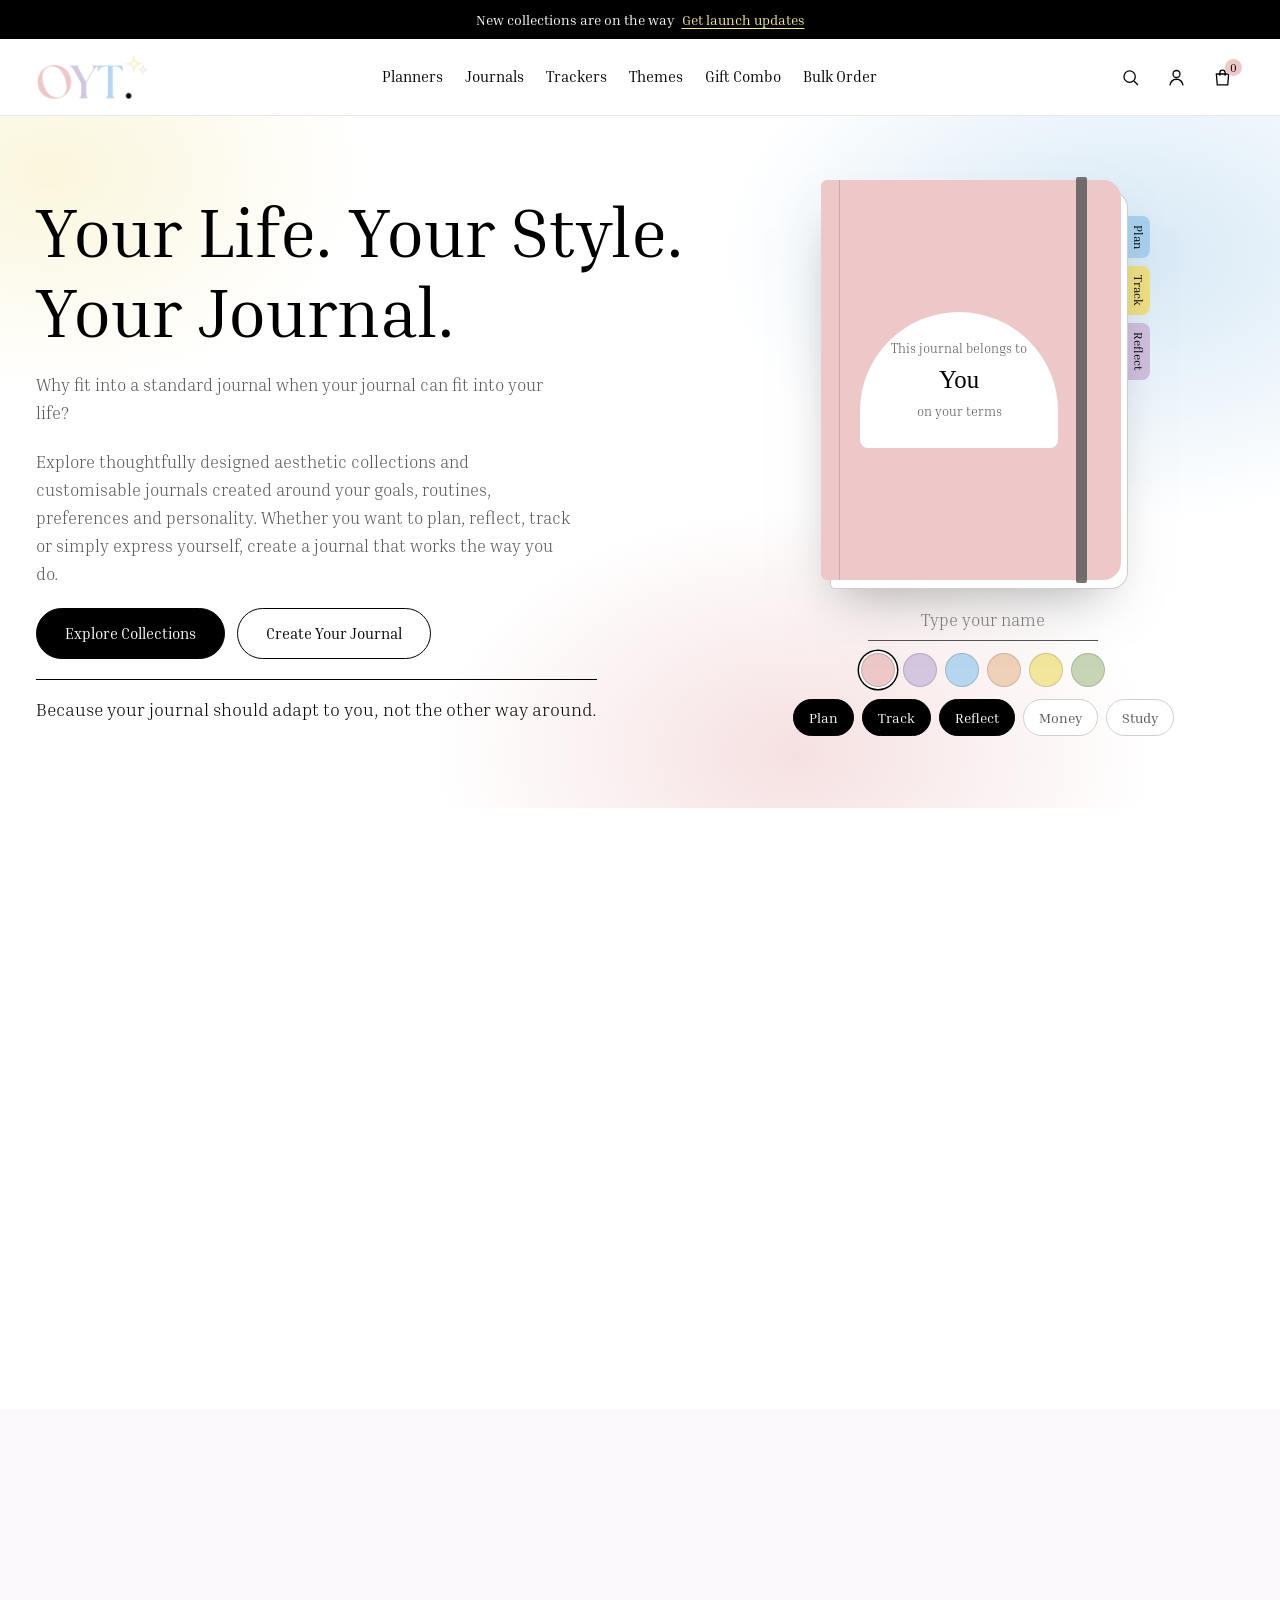
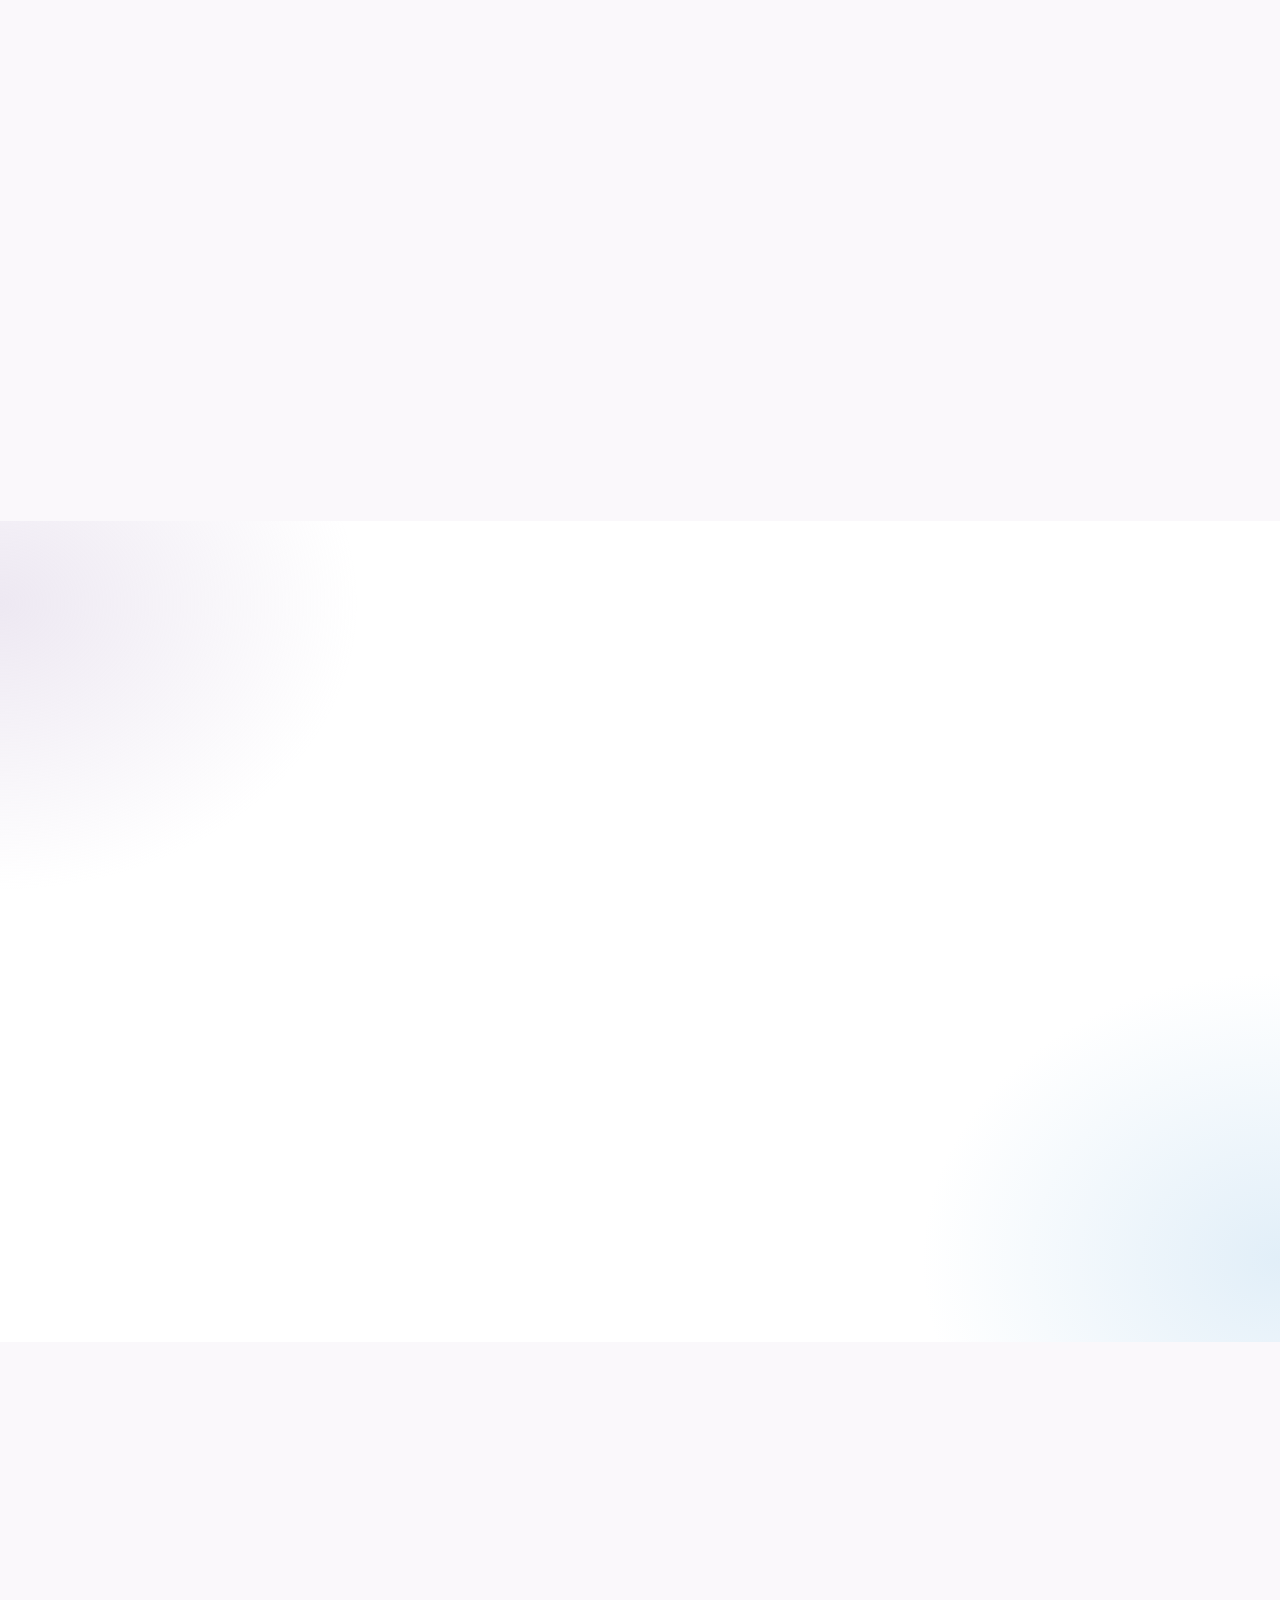
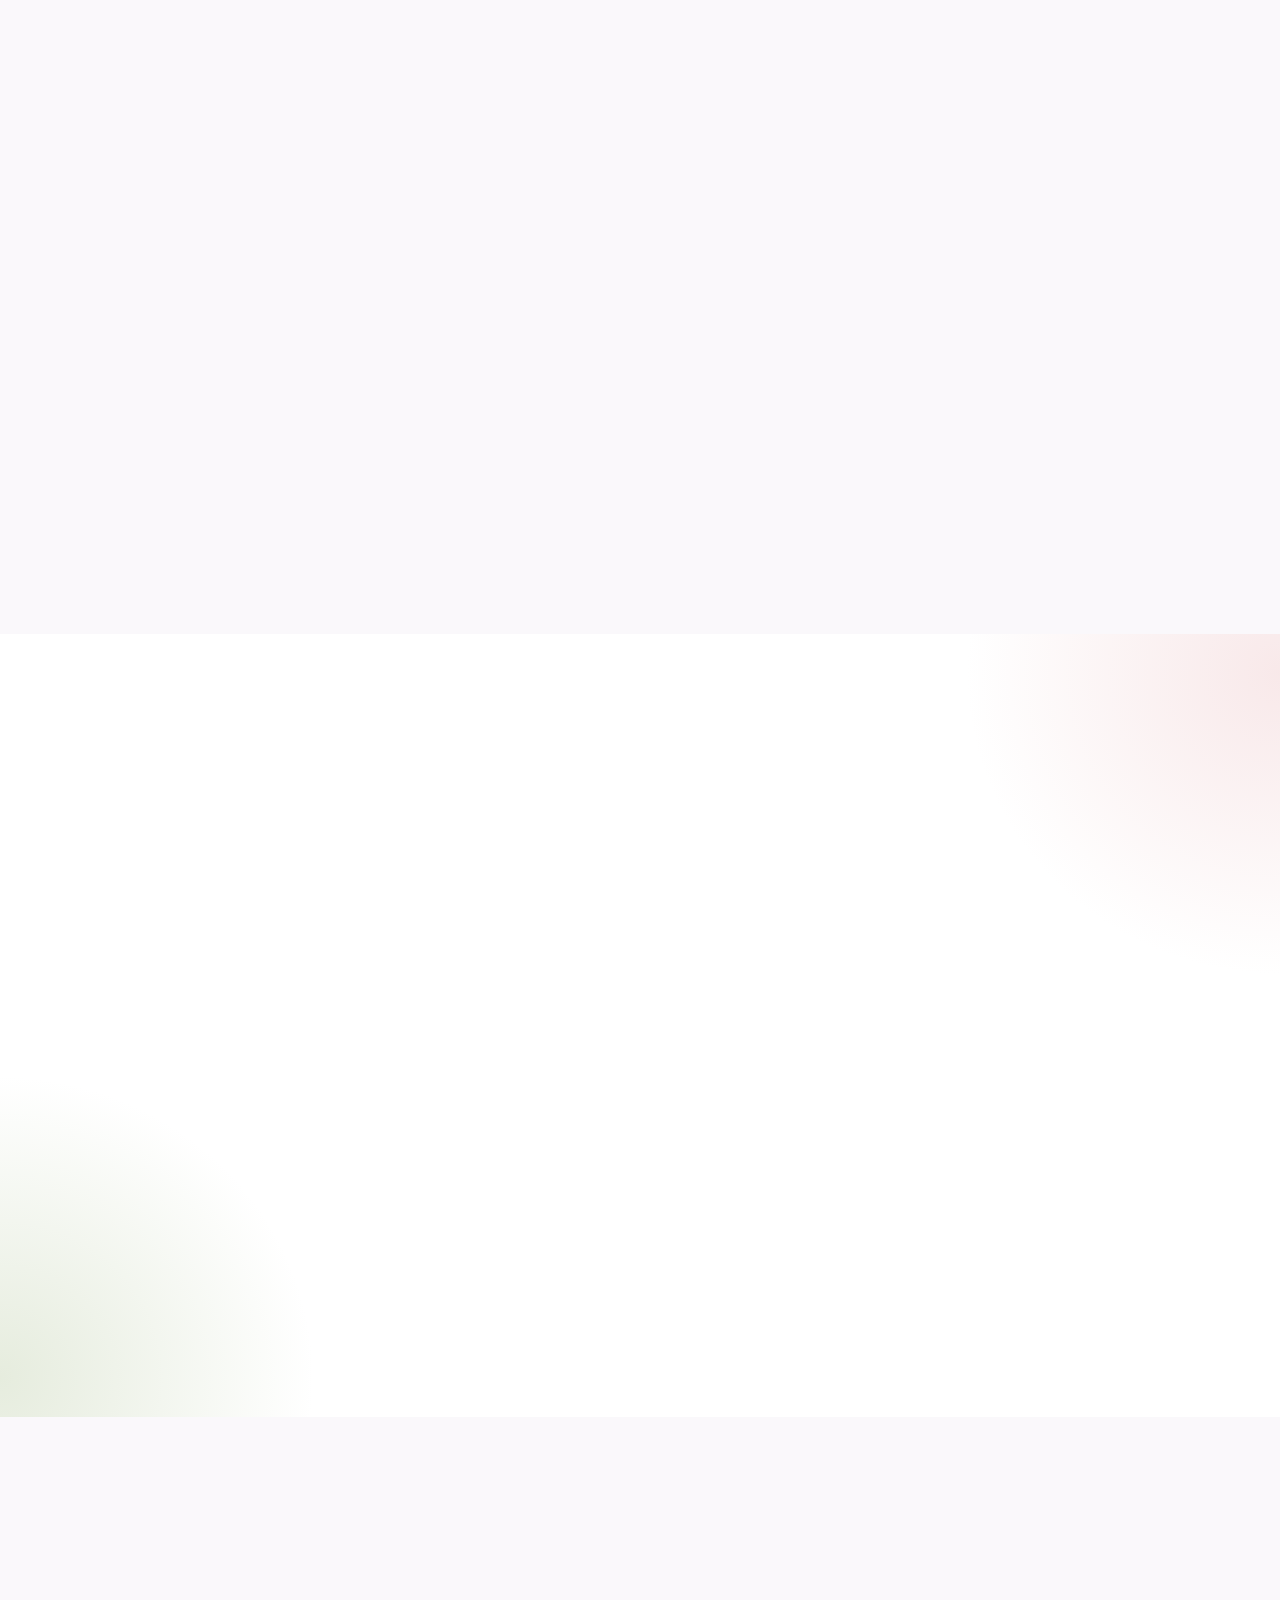
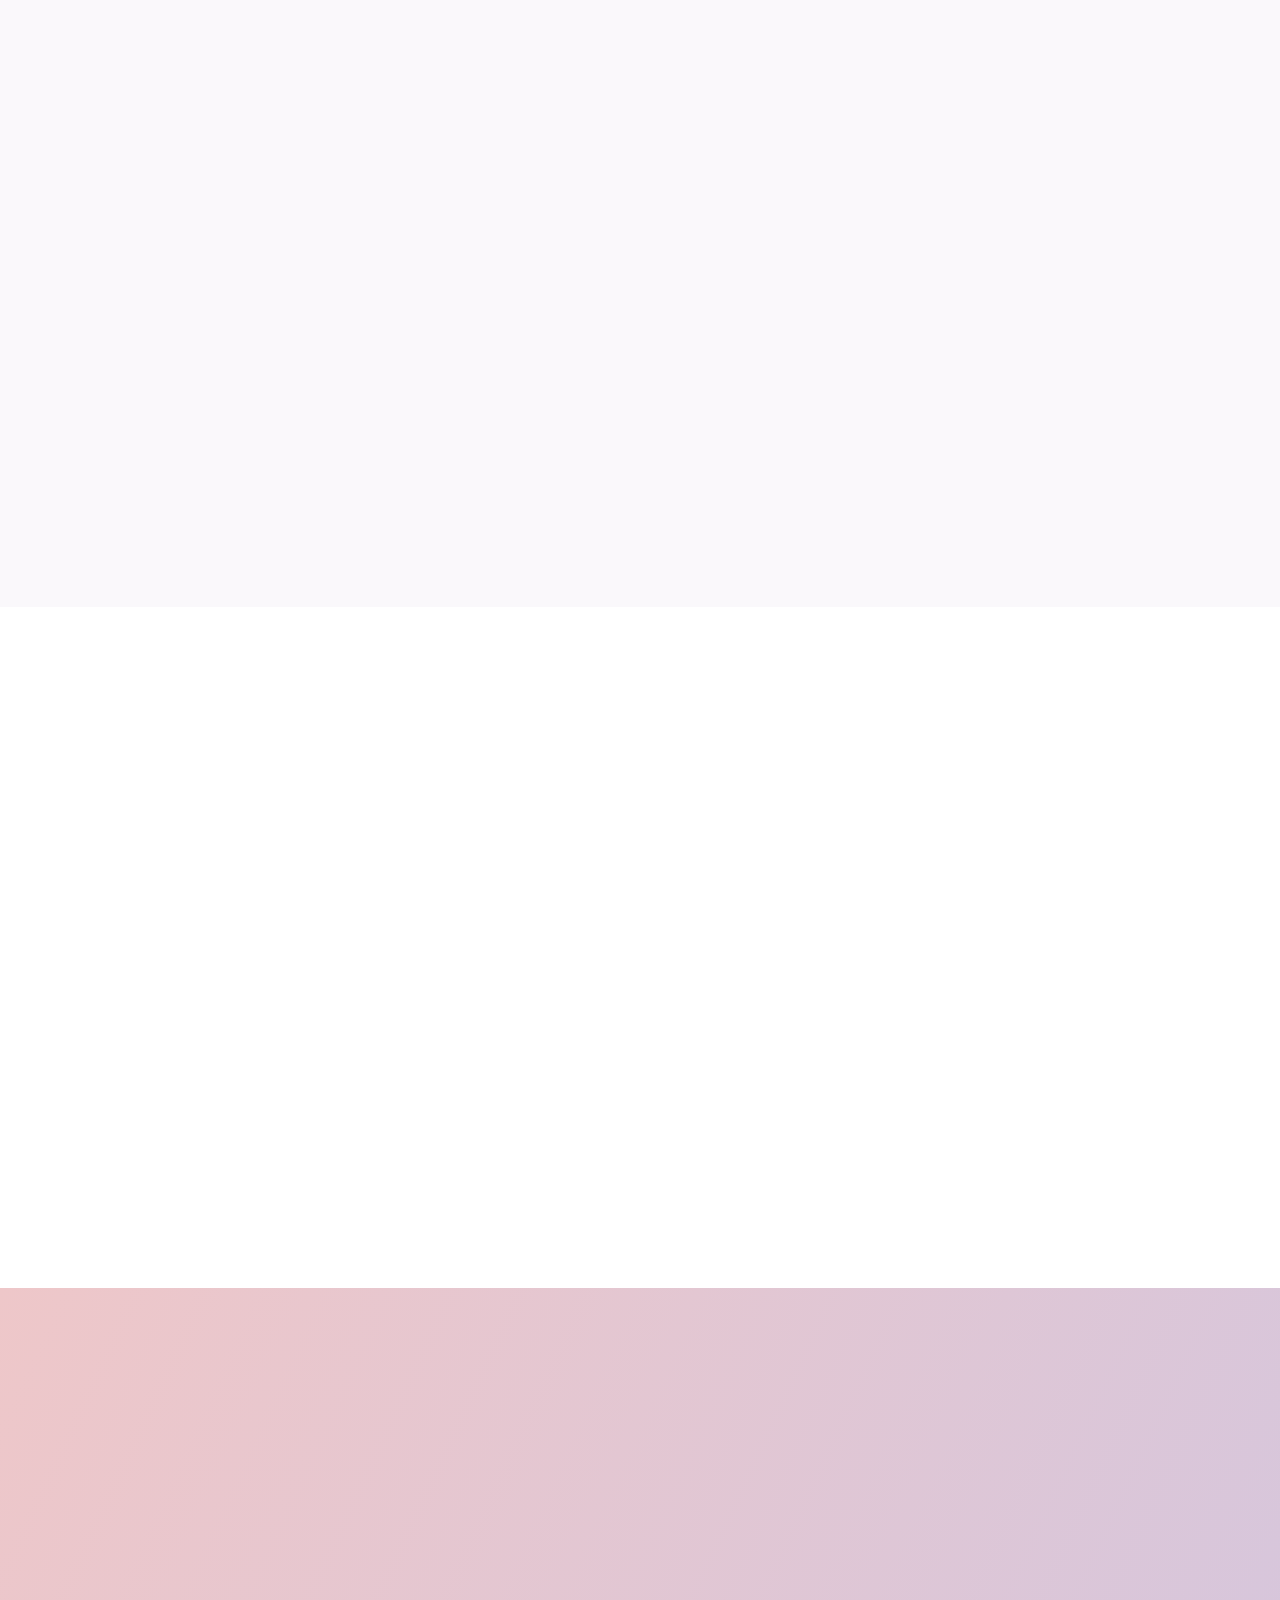
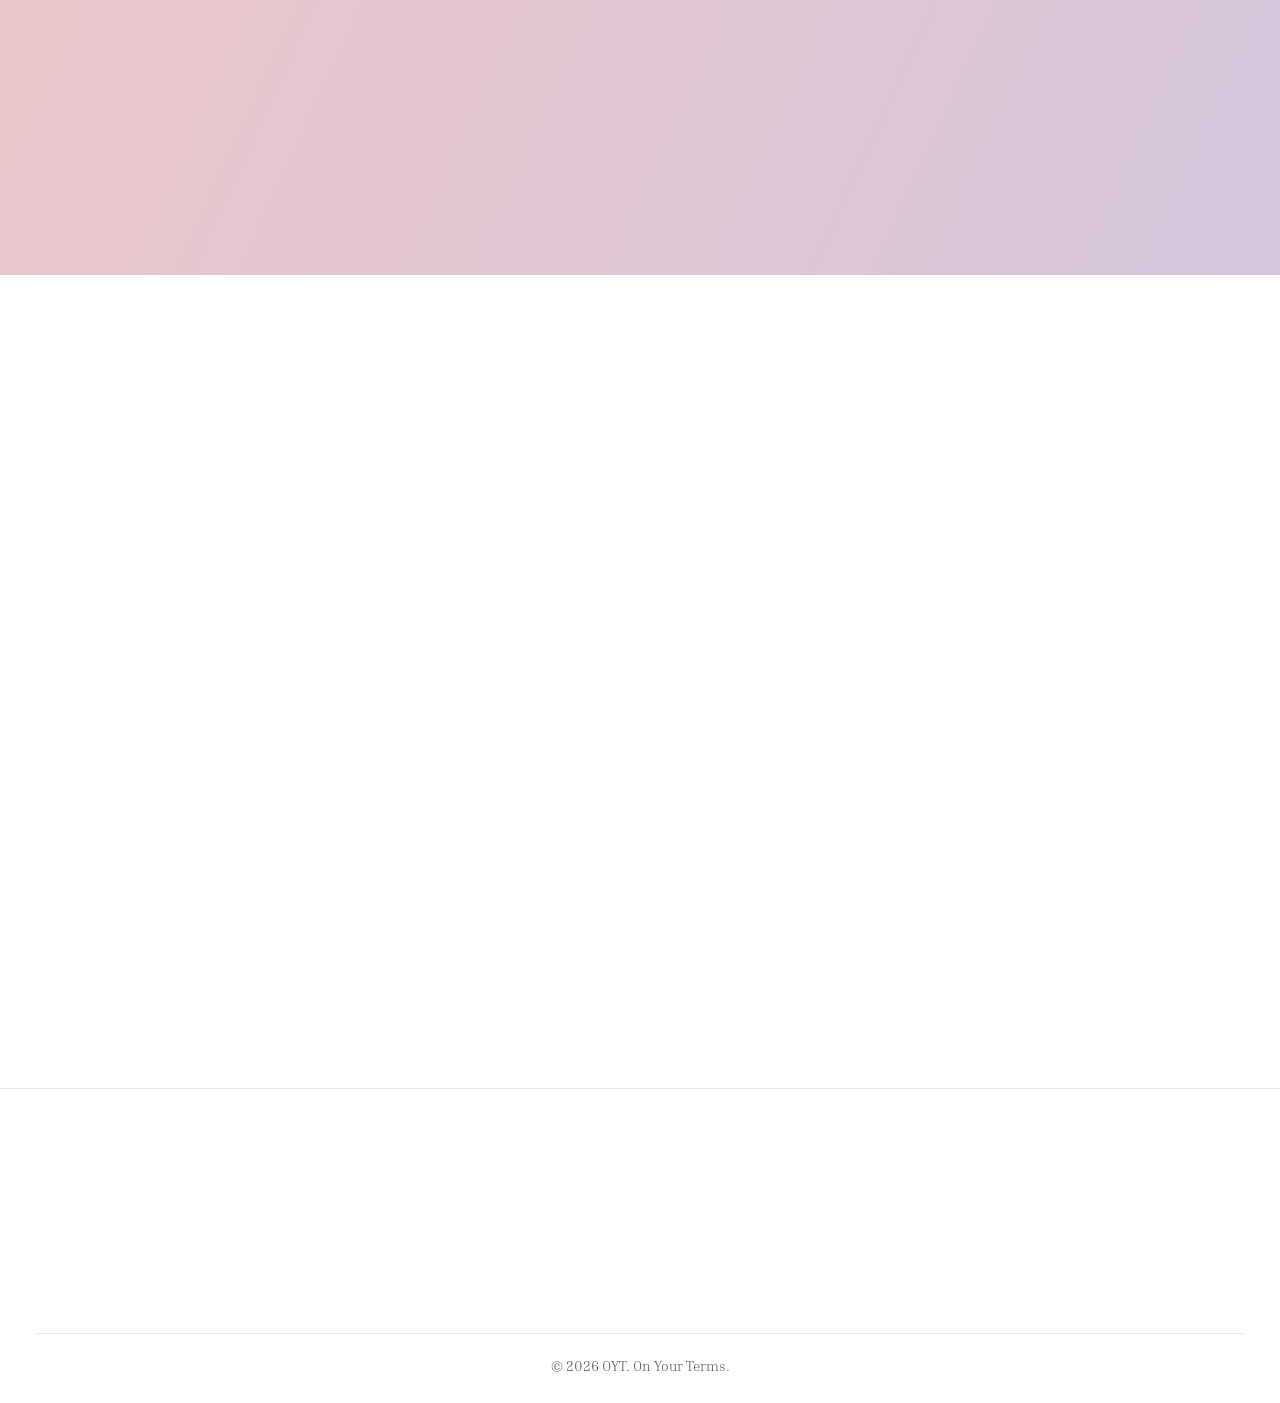
<file: index.html>
<!DOCTYPE html>
<html lang="en">
<head>
<meta charset="utf-8">
<meta name="viewport" content="width=device-width, initial-scale=1">
<title>OYT On Your Terms</title>
<link rel="stylesheet" href="https://fonts.googleapis.com/css2?family=Gilda+Display&family=Jost:wght@300;400;500;600&display=swap">
<style>
@import url('https://fonts.googleapis.com/css2?family=Inria+Serif:ital,wght@0,300;0,400;0,700;1,300;1,400;1,700&display=swap');

:root {
    --pink: #eec7c9;
    --purple: #d3c6df;
    --blue: #b5d6ee;
    --peach: #efd1b9;
    --yellow: #f2e59c;
    --green: #c7d5b5;
    --grey: #545454;
    --black: #000;
    --white: #fff;

    /* OYT brand typography */
    --heading-font: 'Times New Roman MT Condensed', 'Times New Roman', Times, serif;
    --body-font: 'Inria Serif', Georgia, serif;
    --script-font: 'Amsterdam One', 'Brush Script MT', cursive;

    /* Existing site-wide aliases used throughout this stylesheet */
    --serif: var(--heading-font);
    --sans: var(--body-font);

    --line: #e8e8e8;
    --wrap: 1200px
}

/* Use this class for occasional Amsterdam One decorative text.
   Load the licensed Amsterdam One .woff2 file with @font-face for an exact match. */
.script-font {
    font-family: var(--script-font);
    font-weight: 400;
}

* {
    box-sizing: border-box
}

html {
    scroll-behavior: smooth;
    scroll-padding-top: 90px
}

body {
    margin: 0;
    background: var(--white);
    color: var(--grey);
    font: 300 17px/1.65 var(--sans)
}

h1,
h2,
h3 {
    font-weight: 400;
    color: var(--black);
    line-height: 1.15;
    margin: 0;
    text-wrap: balance
}

h1 {
    font-size: clamp(2.6rem, 5.4vw, 4.4rem)
}

h2 {
    font-size: clamp(2rem, 3.8vw, 3rem)
}

h3 {
    font-size: 1.4rem
}

p {
    margin: 0
}

a {
    color: inherit;
    text-decoration: none
}

img {
    max-width: 100%;
    display: block
}

button,
input {
    font: inherit;
    color: inherit
}

button {
    cursor: pointer
}

:focus-visible {
    outline: 2px solid var(--black);
    outline-offset: 3px
}

.in {
    max-width: calc(var(--wrap) + 48px);
    margin: auto;
    padding-left: max(20px, env(safe-area-inset-left, 0px));
    padding-right: max(20px, env(safe-area-inset-right, 0px))
}

section {
    padding-block: 88px
}

.head {
    text-align: center;
    max-width: 660px;
    margin: 0 auto 46px;
    display: grid;
    gap: 12px
}

.btn {
    display: inline-flex;
    align-items: center;
    justify-content: center;
    border: 1px solid var(--black);
    border-radius: 99px;
    padding: 12px 28px;
    font-weight: 500;
    font-size: 15px;
    background: var(--black);
    color: var(--white);
    transition: background .2s, color .2s
}

.btn:hover {
    background: var(--grey)
}

.btn.alt {
    background: transparent;
    color: var(--black)
}

.btn.alt:hover {
    background: var(--black);
    color: var(--white)
}

.bar {
    background: var(--black);
    color: var(--white);
    text-align: center;
    font-size: 14px;
    padding: 8px 16px;
    font-weight: 400
}

.bar a {
    text-decoration: underline;
    text-underline-offset: 3px;
    margin-left: 8px;
    color: var(--yellow)
}

header {
    position: sticky;
    top: env(safe-area-inset-top, 0px);
    z-index: 20;
    background: var(--white);
    border-bottom: 1px solid var(--line)
}

.nav {
    display: flex;
    align-items: center;
    gap: 22px;
    height: 76px
}

.logo img {
    height: 46px;
    width: auto
}

.links {
    display: flex;
    gap: 22px;
    margin: 0 auto;
    font-size: 15px;
    font-weight: 400;
    color: var(--black);
    white-space: nowrap
}

.links a {
    padding: 6px 0;
    border-bottom: 2px solid transparent
}

.links a:hover {
    border-color: var(--pink)
}

.tools {
    display: flex;
    gap: 4px
}

.ic {
    width: 42px;
    height: 42px;
    border: 0;
    background: none;
    border-radius: 50%;
    display: grid;
    place-items: center;
    position: relative;
    color: var(--black)
}

.ic:hover {
    background: #f6f3f8
}

.ic svg {
    width: 21px;
    height: 21px;
    fill: none;
    stroke: currentColor;
    stroke-width: 1.5
}

#count {
    position: absolute;
    top: 3px;
    right: 2px;
    background: var(--pink);
    border-radius: 99px;
    min-width: 17px;
    font: 500 11px/17px var(--sans);
    text-align: center
}

#menu {
    display: none
}

.search {
    border-top: 1px solid var(--line);
    padding-block: 14px
}

.search input {
    width: 100%;
    border: 1px solid #bbb;
    border-radius: 99px;
    padding: 11px 20px
}

#results {
    display: flex;
    flex-wrap: wrap;
    gap: 8px;
    margin-top: 10px;
    font-size: 15px
}

@media(max-width:1080px) {
    #menu {
        display: grid
    }

    .nav {
        gap: 6px
    }

    .tools {
        margin-left: auto
    }

    .links {
        display: none;
        position: absolute;
        top: 76px;
        left: 0;
        right: 0;
        background: var(--white);
        flex-direction: column;
        padding: 12px 24px 20px;
        gap: 6px;
        border-bottom: 1px solid var(--line);
        max-height: 75vh;
        overflow: auto
    }

    .links.open {
        display: flex
    }
}

@media(max-width:480px) {
    .logo img {
        height: 34px
    }

    .ic {
        width: 36px
    }

    .tools {
        gap: 0
    }
}

.hero {
    padding-block: 64px 72px;
    background: radial-gradient(45% 55% at 88% 20%, rgba(181, 214, 238, .55), transparent 70%), radial-gradient(40% 50% at 62% 92%, rgba(238, 199, 201, .55), transparent 70%), radial-gradient(35% 45% at 4% 8%, rgba(242, 229, 156, .35), transparent 70%)
}

.hgrid {
    display: grid;
    grid-template-columns: 1.1fr .9fr;
    gap: 48px;
    align-items: center
}

.hgrid>* {
    min-width: 0
}

.copy {
    display: grid;
    gap: 20px;
    justify-items: start
}

.copy h1 span {
    display: block;
    white-space: nowrap
}

.copy p {
    max-width: 54ch
}

.cta {
    display: flex;
    flex-wrap: wrap;
    gap: 12px
}

.note {
    font-size: 1.15rem;
    color: var(--black);
    border-top: 1px solid var(--black);
    padding-top: 14px
}

.studio {
    display: grid;
    justify-items: center;
    gap: 20px
}

.book {
    --c: var(--pink);
    position: relative;
    width: min(300px, 72vw);
    aspect-ratio: 3/4;
    margin-right: 24px
}

.cover {
    position: absolute;
    inset: 0;
    border-radius: 6px 18px 18px 6px;
    background-color: var(--c);
    box-shadow: 8px 10px 0 -2px #fff, 8px 10px 0 -1px #ccc, 0 30px 50px -18px rgba(84, 84, 84, .5);
    display: grid;
    place-items: center;
    transition: background-color .35s;
    z-index: 2
}

.cover:before {
    content: "";
    position: absolute;
    left: 18px;
    top: 0;
    bottom: 0;
    width: 1px;
    background: rgba(0, 0, 0, .14)
}

.cover:after {
    content: "";
    position: absolute;
    right: 34px;
    top: -3px;
    bottom: -3px;
    width: 11px;
    background: rgba(84, 84, 84, .8);
    border-radius: 2px
}

.label {
    background: var(--white);
    width: 66%;
    margin-right: 8%;
    padding: 26px 10px;
    text-align: center;
    border-radius: 99px 99px 8px 8px;
    color: var(--black);
    display: grid;
    gap: 6px
}

.label b {
    font: 400 1.55rem/1.2 var(--serif);
    overflow-wrap: anywhere
}

.label small {
    font-size: 13px;
    color: var(--grey)
}

.tabs {
    position: absolute;
    left: calc(100% - -2px);
    top: 36px;
    display: grid;
    gap: 8px;
    z-index: 1
}

.tabs i {
    font: 400 12px/1 var(--sans);
    font-style: normal;
    writing-mode: vertical-rl;
    padding: 9px 6px 9px 9px;
    border-radius: 0 8px 8px 0;
    color: var(--black)
}

.controls {
    display: grid;
    gap: 12px;
    justify-items: center;
    width: 100%;
    max-width: 400px
}

.row {
    display: flex;
    flex-wrap: wrap;
    gap: 8px;
    justify-content: center
}

.sw {
    width: 34px;
    height: 34px;
    border-radius: 50%;
    border: 1px solid rgba(0, 0, 0, .15);
    background: var(--c)
}

.sw[aria-pressed=true] {
    box-shadow: 0 0 0 2px #fff, 0 0 0 3.5px #000
}

.chip {
    border: 1px solid #cfcfcf;
    background: var(--white);
    border-radius: 99px;
    padding: 6px 15px;
    font-size: 14px;
    font-weight: 400
}

.chip[aria-pressed=true] {
    background: var(--black);
    border-color: var(--black);
    color: var(--white)
}

#name {
    border: 0;
    border-bottom: 1px solid var(--grey);
    background: transparent;
    text-align: center;
    padding: 6px;
    width: 230px
}

@media(max-width:860px) {
    .hgrid {
        grid-template-columns: minmax(0, 1fr)
    }

    .hero {
        padding-top: 40px
    }
}

@media(max-width:480px) {
    .copy h1 span {
        white-space: normal
    }
}

.cats {
    display: grid;
    grid-template-columns: repeat(4, 1fr);
    gap: 20px
}

.cat {
    background: var(--c);
    border-radius: 200px 200px 18px 18px;
    padding: 46px 18px 28px;
    text-align: center;
    display: grid;
    gap: 14px;
    justify-items: center;
    transition: transform .25s
}

.cat:hover {
    transform: translateY(-6px)
}

.cat svg {
    width: 92px;
    height: 92px;
    background: #fff;
    border-radius: 50%;
    padding: 22px;
    fill: none;
    stroke: #000;
    stroke-width: 1.2;
    stroke-linecap: round;
    stroke-linejoin: round
}

.cat p {
    font-size: 15px;
    color: #333
}

.cat u {
    font-weight: 500;
    color: #000;
    text-underline-offset: 4px;
    font-size: 15px
}

.prods {
    display: grid;
    grid-template-columns: repeat(4, 1fr);
    gap: 22px
}

.prod {
    display: grid;
    gap: 10px;
    align-content: start;
    min-width: 0
}

.shot {
    background: #f7f6f8;
    border-radius: 14px;
    padding: 30px 22%;
}

.mini {
    aspect-ratio: 3/4;
    border-radius: 4px 10px 10px 4px;
    box-shadow: 0 18px 24px -14px rgba(0, 0, 0, .4);
    background: var(--art);
    display: grid;
    place-items: center;
    position: relative
}

.mini:before {
    content: "";
    position: absolute;
    left: 9px;
    top: 0;
    bottom: 0;
    width: 1px;
    background: rgba(0, 0, 0, .13)
}

.mini span {
    background: #fff;
    color: #000;
    font: 400 14px/1.25 var(--serif);
    padding: 9px 8px;
    text-align: center;
    width: 72%
}

.prod h3 {
    font-size: 1.2rem
}

.prod p {
    font-size: 15px
}

.prod .btn {
    padding: 9px 18px;
    justify-self: start
}

.tint {
    background: #faf8fb
}

.purpose {
    display: grid;
    grid-template-columns: 300px 1fr;
    gap: 28px;
    align-items: stretch
}

.plist {
    display: grid;
    gap: 8px;
    align-content: start
}

.plist button {
    text-align: left;
    padding: 13px 20px;
    border: 1px solid var(--line);
    background: #fff;
    border-radius: 12px;
    font-weight: 400;
    color: #000
}

.plist button[aria-selected=true] {
    background: var(--c);
    border-color: var(--c)
}

.panel {
    background: var(--c);
    border-radius: 24px;
    padding: 46px;
    display: grid;
    gap: 18px;
    align-content: center;
    justify-items: start;
    transition: background .3s;
    min-width: 0
}

.panel p,
.panel li {
    color: #222
}

.panel ul {
    list-style: none;
    padding: 0;
    margin: 0;
    display: flex;
    flex-wrap: wrap;
    gap: 10px
}

.panel li {
    background: #fff;
    border-radius: 99px;
    padding: 7px 16px;
    font-size: 15px
}

.themes {
    display: grid;
    grid-template-columns: repeat(4, 1fr);
    gap: 20px
}

.theme {
    min-height: 250px;
    border-radius: 16px;
    background: var(--art);
    display: flex;
    align-items: flex-end;
    padding: 14px
}

.theme div {
    background: #fff;
    border-radius: 10px;
    padding: 12px 16px;
    width: 100%
}

.theme h3 {
    font-size: 1.2rem
}

.theme p {
    font-size: 14px;
    line-height: 1.4
}

.theme.last {
    background: #000;
    align-items: center;
    justify-content: center;
    text-align: center;
    color: #fff;
    flex-direction: column;
    gap: 16px;
    padding: 22px
}

.theme.last h3 {
    color: #fff
}

.theme.last .btn {
    background: #fff;
    color: #000;
    border-color: #fff
}

.steps {
    display: grid;
    grid-template-columns: repeat(4, 1fr);
    gap: 24px;
    list-style: none;
    margin: 0;
    padding: 0;
    counter-reset: s
}

.steps li {
    counter-increment: s;
    border-top: 1px solid #000;
    padding-top: 20px;
    display: grid;
    gap: 8px;
    align-content: start
}

.steps li:before {
    content: counter(s);
    width: 46px;
    height: 46px;
    border-radius: 50%;
    background: var(--c);
    display: grid;
    place-items: center;
    font: 400 1.3rem var(--serif);
    color: #000
}

.yours {
    display: grid;
    grid-template-columns: repeat(2, 1fr);
    gap: 20px
}

.yours article {
    background: var(--c);
    border-radius: 20px;
    padding: 34px;
    display: grid;
    gap: 10px;
    align-content: start
}

.yours p {
    color: #222;
    max-width: 48ch
}

.closing {
    text-align: center;
    font: 400 1.7rem/1.4 var(--serif);
    color: #000;
    margin-top: 40px
}

.why {
    display: grid;
    grid-template-columns: .8fr 1.2fr;
    gap: 56px;
    align-items: start
}

.why>* {
    min-width: 0
}

.why dl {
    margin: 0
}

.why dl div {
    display: grid;
    grid-template-columns: 210px 1fr;
    gap: 20px;
    padding: 22px 0;
    border-bottom: 1px solid var(--line)
}

.why dt {
    font: 400 1.25rem var(--serif);
    color: #000
}

.why dd {
    margin: 0
}

.lead {
    display: grid;
    gap: 16px;
    justify-items: start
}

.quote {
    background: linear-gradient(115deg, var(--pink), var(--purple) 50%, var(--blue));
    text-align: center;
    padding-block: 110px
}

.quote blockquote {
    margin: 0 auto;
    max-width: 900px;
    font: 400 clamp(2rem, 4.4vw, 3.4rem)/1.25 var(--serif);
    color: #000;
    text-wrap: balance
}

.quote p {
    max-width: 620px;
    margin: 28px auto;
    color: #1d1d1d
}

.revs {
    display: grid;
    grid-template-columns: repeat(3, 1fr);
    gap: 20px
}

.rev {
    border: 1.5px dashed #bdbdbd;
    border-radius: 18px;
    padding: 30px;
    text-align: center;
    display: grid;
    gap: 10px
}

.news {
    background: var(--green);
    border-radius: 28px;
    padding: 56px 28px;
    text-align: center;
    display: grid;
    gap: 16px;
    justify-items: center
}

.news p {
    color: #1d1d1d;
    max-width: 52ch
}

.news form {
    display: flex;
    flex-wrap: wrap;
    gap: 10px;
    justify-content: center;
    width: 100%;
    max-width: 520px
}

.news input {
    flex: 1 1 240px;
    min-width: 0;
    border: 0;
    border-radius: 99px;
    padding: 13px 22px;
    background: #fff
}

footer {
    border-top: 1px solid var(--line);
    padding-block: 56px 26px;
    font-size: 15px
}

.foot {
    display: grid;
    grid-template-columns: 1.4fr 1fr 1fr 1fr;
    gap: 30px
}

.foot>div {
    display: grid;
    gap: 8px;
    align-content: start
}

.foot h3 {
    font-size: 1.15rem
}

.foot a:hover {
    color: #000;
    text-decoration: underline
}

.foot img {
    width: 240px
}

.legal {
    text-align: center;
    border-top: 1px solid var(--line);
    margin-top: 36px;
    padding-top: 20px;
    font-size: 14px
}

#toast {
    position: fixed;
    left: 50%;
    bottom: calc(20px + env(safe-area-inset-bottom, 0px));
    transform: translateX(-50%);
    background: #000;
    color: #fff;
    border-radius: 99px;
    padding: 10px 22px;
    font-size: 14px;
    z-index: 40;
    width: max-content;
    max-width: 90%;
    text-align: center
}

@media(max-width:960px) {

    .cats,
    .prods,
    .themes,
    .steps {
        grid-template-columns: repeat(2, 1fr)
    }

    .purpose,
    .why {
        grid-template-columns: minmax(0, 1fr)
    }

    .plist {
        grid-template-columns: repeat(2, 1fr)
    }

    .foot {
        grid-template-columns: 1fr 1fr
    }

    .revs {
        grid-template-columns: 1fr
    }
}

@media(max-width:620px) {
    section {
        padding-block: 60px
    }

    .yours {
        grid-template-columns: 1fr
    }

    .why dl div {
        grid-template-columns: 1fr;
        gap: 6px
    }

    .panel {
        padding: 28px
    }

    .cats,
    .prods {
        gap: 12px
    }

    .cat {
        padding: 30px 10px 20px
    }

    .themes {
        gap: 10px
    }

    .theme {
        min-height: 210px;
        padding: 8px
    }

    .theme div {
        padding: 10px
    }

    .shot {
        padding: 18px 14%
    }

    .mini span {
        font-size: 12px
    }

    .steps {
        grid-template-columns: 1fr
    }
}

@media(prefers-reduced-motion:reduce) {
    * {
        transition: none !important;
        scroll-behavior: auto !important
    }
}

/* =========================================
   OYT WEBSITE ANIMATIONS (CSS only)
   Entrances use `translate`, `scale` and `opacity`, so they
   never block the `transform` used by hover effects.
========================================= */
@media (prefers-reduced-motion: no-preference) {

/* Keyframes */
@keyframes fadeUp    { from { opacity: 0; translate: 0 35px } }
@keyframes fadeDown  { from { opacity: 0; translate: 0 -20px } }
@keyframes fadeLeft  { from { opacity: 0; translate: -40px 0 } }
@keyframes fadeRight { from { opacity: 0; translate: 40px 0 } }
@keyframes zoomIn    { from { opacity: 0; scale: .88 } }
@keyframes popIn     { 0% { opacity: 0; scale: .4 } 70% { scale: 1.12 } 100% { opacity: 1; scale: 1 } }
@keyframes bookFloat { 0%, 100% { transform: translateY(0) rotate(0) } 50% { transform: translateY(-12px) rotate(-1deg) } }
@keyframes tabSlide  { from { opacity: 0; translate: -18px 0 } }
@keyframes gradient  { 0%, 100% { background-position: 0% 50% } 50% { background-position: 100% 50% } }
@keyframes glow      { 0%, 100% { background-size: 100% 100% } 50% { background-size: 118% 112% } }
@keyframes pulse     { 0%, 100% { scale: 1 } 50% { scale: 1.18 } }
@keyframes drawLine  { from { background-size: 0 1px } }

/* Announcement bar and header */
.bar { animation: fadeDown .6s ease both }
.bar a { display: inline-block; transition: translate .3s ease }
.bar a:hover { translate: 0 -2px }
header { animation: fadeDown .7s ease .1s both }
.logo img { transition: scale .35s ease }
.logo:hover img { scale: 1.07 }
.links a { transition: color .3s, border-color .3s, translate .3s }
.links a:hover { translate: 0 -2px }
.links.open { animation: fadeDown .35s ease both }
.ic { transition: background .3s, scale .25s }
.ic:hover { scale: 1.1 }
.ic:active { scale: .92 }
#count { animation: pulse 2.4s ease-in-out infinite }
.search:not([hidden]) { animation: fadeDown .35s ease both }
#results > * { animation: popIn .3s ease both }

/* Hero: one staggered entrance */
.hero { animation: glow 9s ease-in-out infinite; background-repeat: no-repeat }
.copy > * { animation: fadeLeft .8s ease both }
.copy > :nth-child(2) { animation-delay: .12s }
.copy > :nth-child(3) { animation-delay: .24s }
.copy > :nth-child(4) { animation-delay: .36s }
.copy > :nth-child(5) { animation-delay: .48s }
.studio { animation: fadeRight 1s ease .2s both }
.book { animation: bookFloat 5s ease-in-out infinite }
.tabs i { animation: tabSlide .45s ease both }
.sw { animation: popIn .45s ease .7s backwards; transition: transform .25s, box-shadow .25s }
.sw:hover { transform: scale(1.18) }
.row .chip { animation: fadeUp .5s ease .85s backwards }
.chip { transition: background .25s, color .25s, border-color .25s, transform .25s }
.chip:hover { transform: translateY(-3px) }
#name, .news input, .search input { transition: box-shadow .3s, border-color .3s }
#name:focus { box-shadow: 0 8px 0 -5px var(--pink) }
.news input:focus, .search input:focus { box-shadow: 0 0 0 4px var(--purple) }

/* Buttons */
.btn { transition: transform .3s, background .3s, color .3s, box-shadow .3s }
.btn:hover { transform: translateY(-3px); box-shadow: 0 8px 20px rgba(0,0,0,.14) }
.btn:active { transform: translateY(0) scale(.97) }

/* Category cards */
.cat { transition: transform .4s, box-shadow .4s }
.cat:hover { transform: translateY(-10px); box-shadow: 0 18px 35px rgba(0,0,0,.08) }
.cat svg { transition: transform .5s }
.cat:hover svg { transform: rotate(-8deg) scale(1.08) }
.cat u { transition: text-underline-offset .3s }
.cat:hover u { text-underline-offset: 8px }

/* Products */
.prod { transition: transform .4s }
.prod:hover { transform: translateY(-7px) }
.shot { overflow: hidden; transition: background .4s }
.prod:hover .shot { background: #f1ecf5 }
.mini { transition: transform .6s cubic-bezier(.22,1,.36,1), box-shadow .6s }
.prod:hover .mini { transform: scale(1.06) rotate(-3deg); box-shadow: 0 24px 28px -14px rgba(0,0,0,.45) }

/* Explore by purpose (replays on every tab click) */
.plist button { transition: background .3s, border-color .3s, transform .3s }
.plist button:hover { transform: translateX(6px) }
.panel { transition: background .4s }
.panel > * { animation: fadeUp .5s ease both }
.panel > :nth-child(2) { animation-delay: .08s }
.panel > :nth-child(3) { animation-delay: .16s }
.panel > :nth-child(4) { animation-delay: .24s }
.panel li { animation: popIn .4s ease .25s both }

/* Themes */
.theme { overflow: hidden; transition: transform .4s, box-shadow .4s }
.theme:hover { transform: translateY(-8px); box-shadow: 0 18px 35px rgba(0,0,0,.12) }
.theme div { transition: transform .4s }
.theme:hover div { transform: translateY(-6px) }

/* How it works, personal cards, why us */
.steps li { transition: transform .35s }
.steps li:hover { transform: translateY(-7px) }
.steps li::before { transition: transform .4s }
.steps li:hover::before { transform: rotate(12deg) scale(1.12) }
.yours article { transition: transform .4s, box-shadow .4s }
.yours article:hover { transform: translateY(-6px); box-shadow: 0 15px 35px rgba(0,0,0,.08) }
.why dl div { transition: transform .35s, border-color .35s }
.why dl div:hover { transform: translateX(8px); border-color: var(--black) }

/* Quote: slow moving gradient */
.quote { background-size: 220% 220%; animation: gradient 10s ease-in-out infinite }

/* Reviews, newsletter, footer, toast */
.rev { transition: transform .4s, border-color .4s }
.rev:hover { transform: translateY(-7px); border-color: var(--black) }
.news { transition: transform .4s, box-shadow .4s }
.news:hover { transform: translateY(-4px); box-shadow: 0 18px 35px rgba(0,0,0,.08) }
.foot a { transition: color .3s, translate .3s }
.foot > div > a:hover { translate: 5px 0 }
.foot img { transition: scale .4s }
.foot img:hover { scale: 1.04 }
#toast:not([hidden]) { animation: fadeUp .35s ease both }

/* Scroll reveal: no JavaScript or extra classes needed.
   Browsers without support show the content normally. */
@supports (animation-timeline: view()) {
  .head, .lead, .steps li, .yours article, .closing, .why dl div,
  .quote .in > *, .rev, .news, .foot > div {
    animation: fadeUp linear both;
    animation-timeline: view();
    animation-range: entry 0% entry 80%;
  }
  .cat, .prod, .theme {
    animation: zoomIn linear both;
    animation-timeline: view();
    animation-range: entry 0% entry 70%;
  }
  .plist { animation: fadeLeft linear both; animation-timeline: view(); animation-range: entry 0% entry 60% }
  .panel { animation: fadeRight linear both; animation-timeline: view(); animation-range: entry 0% entry 60% }
  .why dl div:nth-child(n) { animation-name: fadeRight }

  /* Stagger cards that share a row */
  :is(.cat, .prod, .theme, .steps li, .rev):nth-child(4n+2) { animation-range: entry 8% entry 85% }
  :is(.cat, .prod, .theme, .steps li, .rev):nth-child(4n+3) { animation-range: entry 16% entry 92% }
  :is(.cat, .prod, .theme, .steps li, .rev):nth-child(4n)   { animation-range: entry 24% entry 100% }
}
}

/* =========================================
   EXPLORE BY PURPOSE (new design)
   Keep this block at the end of the stylesheet.
========================================= */
#purposes {
    background: radial-gradient(40% 50% at 0% 10%, rgba(211,198,223,.4), transparent 70%),
                radial-gradient(40% 50% at 100% 90%, rgba(181,214,238,.4), transparent 70%)
}
#purposes .purpose { grid-template-columns: 340px minmax(0,1fr); gap: 28px }
#purposes .plist { gap: 12px; align-content: stretch; grid-auto-rows: 1fr }
#purposes .plist button {
    display: flex; align-items: center; gap: 14px; text-align: left; min-width: 0;
    padding: 12px 18px 12px 12px; background: #fff; border: 1px solid #ececec;
    border-radius: 99px; box-shadow: 0 6px 18px -12px rgba(0,0,0,.25);
    transition: background .3s, transform .3s, box-shadow .3s, border-color .3s
}
#purposes .plist button:hover { transform: translateX(6px); border-color: var(--c) }
#purposes .plist button[aria-selected=true] {
    background: var(--c); border-color: #000; box-shadow: 4px 5px 0 #000
}
#purposes .pico {
    flex: none; width: 48px; height: 48px; border-radius: 50%; background: var(--c);
    display: grid; place-items: center; transition: background .3s, rotate .3s
}
#purposes [aria-selected=true] .pico { background: #fff; rotate: -10deg }
#purposes .pico svg { width: 24px; height: 24px; fill: none; stroke: #000; stroke-width: 1.4; stroke-linecap: round; stroke-linejoin: round }
#purposes .ptext { display: grid; line-height: 1.3 }
#purposes .ptext b { font: 400 1.15rem var(--serif); color: #000 }
#purposes .ptext small { font-size: 13px; color: #333 }

#purposes .panel {
    grid-template-columns: minmax(0,1fr) minmax(0,.9fr); gap: 36px; align-items: center;
    justify-items: stretch; padding: 48px; border-radius: 32px; position: relative; overflow: hidden
}
#purposes .panel::before, #purposes .panel::after {
    content: ""; position: absolute; border-radius: 50%; background: rgba(255,255,255,.35); pointer-events: none
}
#purposes .panel::before { width: 300px; height: 300px; right: -90px; top: -110px }
#purposes .panel::after { width: 190px; height: 190px; left: -70px; bottom: -80px }
#purposes .pinfo { display: grid; gap: 18px; justify-items: start; position: relative; z-index: 1; min-width: 0 }
#purposes .pinfo h3 { font-size: clamp(2rem, 3.4vw, 2.7rem) }
#purposes .pinfo ul { display: grid; gap: 10px }
#purposes .pinfo li { display: flex; align-items: center; gap: 10px; background: none; padding: 0; font-size: 16px }
#purposes .pinfo li::before {
    content: ""; flex: none; width: 12px; height: 12px; background: #000;
    clip-path: polygon(50% 0,62% 38%,100% 50%,62% 62%,50% 100%,38% 62%,0 50%,38% 38%)
}

/* Journal page preview */
#purposes .sheet {
    position: relative; z-index: 1; background-color: #fff; border-radius: 6px 18px 18px 6px;
    padding: 30px 22px 22px 40px; rotate: 2.5deg; min-width: 0;
    box-shadow: 8px 9px 0 rgba(255,255,255,.55), 0 28px 40px -22px rgba(0,0,0,.45);
    transition: rotate .4s
}
#purposes .sheet:hover { rotate: 0deg }
#purposes .sheet::before { /* binding holes */
    content: ""; position: absolute; left: 12px; top: 22px; bottom: 22px; width: 10px;
    background: radial-gradient(circle, var(--c) 4px, transparent 5px) top / 10px 30px repeat-y
}
#purposes .sheet::after { /* washi tape */
    content: ""; position: absolute; top: -11px; left: 38%; width: 90px; height: 24px;
    background: var(--c); border: 1px dashed rgba(0,0,0,.25); rotate: -4deg
}
#purposes .sheet h4 { margin: 0 0 8px; font: 400 1.35rem var(--serif); color: #000 }
#purposes .rows { display: grid; gap: 0; list-style: none; margin: 0; padding: 0 }
#purposes .rows li {
    display: flex; align-items: center; gap: 10px; min-height: 44px; padding: 6px 0;
    background: none; border-radius: 0; border-bottom: 1px solid #e6e6e6; font-size: 15px; color: #222
}
#purposes .rows li::before { content: ""; flex: none; width: 16px; height: 16px; border: 1.5px solid #000; border-radius: 5px }
#purposes .rows li.done::before { content: "\2713"; background: var(--c); font: 700 11px/13px Arial, sans-serif; text-align: center; color: #000 }
#purposes .sheet p { margin-top: 14px; font-size: 13px; color: var(--grey) }

@media (prefers-reduced-motion: no-preference) {
    #purposes .panel > * { animation: none }
    #purposes .pinfo > * { animation: fadeUp .5s ease both }
    #purposes .pinfo > :nth-child(2) { animation-delay: .08s }
    #purposes .pinfo > :nth-child(3) { animation-delay: .16s }
    #purposes .pinfo > :nth-child(4) { animation-delay: .24s }
    #purposes .pinfo li { animation: none }
    #purposes .sheet { animation: pageIn .6s cubic-bezier(.22,1,.36,1) both }
    #purposes .rows li { animation: fadeLeft .4s ease both }
    #purposes .rows li:nth-child(2) { animation-delay: .12s }
    #purposes .rows li:nth-child(3) { animation-delay: .24s }
    #purposes .rows li:nth-child(4) { animation-delay: .36s }
    @keyframes pageIn { from { opacity: 0; translate: 40px 12px; scale: .94 } }
}

@media (max-width: 1100px) {
    #purposes .panel { grid-template-columns: minmax(0,1fr) }
}
@media (max-width: 960px) {
    #purposes .purpose { grid-template-columns: minmax(0,1fr) }
    #purposes .plist { grid-template-columns: repeat(2, minmax(0,1fr)) }
}
@media (max-width: 620px) {
    #purposes .plist { gap: 10px }
    #purposes .plist button { flex-direction: column; text-align: center; border-radius: 20px; padding: 14px 8px; gap: 8px }
    #purposes .plist button:hover { transform: none }
    #purposes .ptext small { display: none }
    #purposes .panel { padding: 28px 20px; gap: 32px }
}
</style>
</head>
<body>

<div class="bar">New collections are on the way<a href="#news">Get launch updates</a></div>
<header>
 <nav class="in nav" aria-label="Main">
  <button class="ic" id="menu" aria-label="Menu" aria-expanded="false"><svg viewBox="0 0 24 24"><path d="M4 7h16M4 12h16M4 17h16"/></svg></button>
  <a class="logo" href="#top" aria-label="OYT home"><img src="[data-uri]" alt="OYT. On Your Terms"></a>
  <div class="links" id="links"><a href="#shop">Planners</a><a href="#shop">Journals</a><a href="#shop">Trackers</a><a href="#themes">Themes</a><a href="#popular">Gift Combo</a><a href="#bulk">Bulk Order</a></div>
  <div class="tools">
   <button class="ic" id="sbtn" aria-label="Search" aria-expanded="false"><svg viewBox="0 0 24 24"><circle cx="11" cy="11" r="6.5"/><path d="m16 16 4.5 4.5"/></svg></button>
   <button class="ic acct" aria-label="Account" data-msg="Account login connects when the store goes live"><svg viewBox="0 0 24 24"><circle cx="12" cy="8" r="4"/><path d="M4.5 21c.8-5 4-7 7.5-7s6.7 2 7.5 7"/></svg></button>
   <button class="ic" id="cart" aria-label="Cart"><svg viewBox="0 0 24 24"><path d="M5 8h14l-1 12.5H6zM9 10V6.5a3 3 0 0 1 6 0V10"/></svg><span id="count">0</span></button>
  </div>
 </nav>
 <div class="search" id="search" hidden><div class="in"><input id="q" type="search" placeholder="Search planners, journals, trackers" aria-label="Search"><div id="results"></div></div></div>
</header>

<main id="top">
<div class="hero"><div class="in hgrid">
 <div class="copy">
  <h1><span>Your Life. Your Style.</span><span>Your Journal.</span></h1>
  <p>Why fit into a standard journal when your journal can fit into your life?</p>
  <p>Explore thoughtfully designed aesthetic collections and customisable journals created around your goals, routines, preferences and personality. Whether you want to plan, reflect, track or simply express yourself, create a journal that works the way you do.</p>
  <div class="cta"><a class="btn" href="#popular">Explore Collections</a><a class="btn alt" href="#studio" id="create">Create Your Journal</a></div>
  <p class="note">Because your journal should adapt to you, not the other way around.</p>
 </div>
 <div class="studio" id="studio">
  <div class="book" id="book"><div class="cover" id="cover"><div class="label"><small>This journal belongs to</small><b id="bname">You</b><small>on your terms</small></div></div><div class="tabs" id="tabs"></div></div>
  <div class="controls">
   <input id="name" maxlength="18" placeholder="Type your name" aria-label="Name on cover">
   <div class="row" id="swatches" aria-label="Cover colour"></div>
   <div class="row" id="sections" aria-label="Journal sections"></div>
  </div>
 </div>
</div></div>

<section id="shop"><div class="in">
 <div class="head"><h2>Shop by Category</h2><p>Start with what you need today.</p></div>
 <div class="cats">
  <a class="cat" href="#popular" style="--c:var(--pink)"><svg viewBox="0 0 48 48"><rect x="7" y="10" width="34" height="31" rx="4"/><path d="M7 19h34M16 6v8M32 6v8M15 27h5M28 27h5M15 34h5"/></svg><h3>Planners</h3><p>Map your days, weeks and goals.</p><u>Shop planners</u></a>
  <a class="cat" href="#popular" style="--c:var(--purple)"><svg viewBox="0 0 48 48"><path d="M24 13c-5-4-11-4-18-2v27c7-2 13-2 18 2 5-4 11-4 18-2V11c-7-2-13-2-18 2zM24 13v27"/></svg><h3>Journals</h3><p>Space to reflect and express.</p><u>Shop journals</u></a>
  <a class="cat" href="#popular" style="--c:var(--blue)"><svg viewBox="0 0 48 48"><path d="m7 13 4 4 6-7M7 26l4 4 6-7M7 39l4 4 6-7M23 14h19M23 27h19M23 40h19"/></svg><h3>Trackers</h3><p>See your habits add up.</p><u>Shop trackers</u></a>
  <a class="cat" href="#themes" style="--c:var(--peach)"><svg viewBox="0 0 48 48"><circle cx="24" cy="15" r="8"/><circle cx="15" cy="31" r="8"/><circle cx="33" cy="31" r="8"/></svg><h3>Themes</h3><p>Pick a look that feels like you.</p><u>Browse themes</u></a>
 </div>
</div></section>

<section class="tint" id="popular"><div class="in">
 <div class="head"><h2>Popular Picks</h2><p>A few favourites to begin with.</p></div>
 <div class="prods" id="prods"></div>
</div></section>

<section id="purposes"><div class="in">
 <div class="head"><h2>Explore by Purpose</h2><p>What would you like your journal to help with?</p></div>
 <div class="purpose"><div class="plist" id="plist" role="tablist"></div><div class="panel" id="panel" role="tabpanel"></div></div>
</div></section>

<section class="tint" id="themes"><div class="in">
 <div class="head"><h2>Explore the Aesthetic Collection</h2><p>Find the theme that matches your personality.</p></div>
 <div class="themes" id="tgrid"></div>
</div></section>

<section id="how"><div class="in">
 <div class="head"><h2>How It Works</h2><p>From first idea to first page.</p></div>
 <ol class="steps">
  <li style="--c:var(--pink)"><h3>Choose</h3><p>Pick a planner, journal or tracker, or start building your own.</p></li>
  <li style="--c:var(--purple)"><h3>Customise</h3><p>Select your theme, cover and the sections you want inside.</p></li>
  <li style="--c:var(--blue)"><h3>Order</h3><p>Check your choices, add to cart and complete your order.</p></li>
  <li style="--c:var(--green)"><h3>Make it yours</h3><p>Start planning, tracking and writing in a way that suits you.</p></li>
 </ol>
</div></section>

<section class="tint"><div class="in">
 <div class="head"><h2>Not Just a Journal. Your Kind of Journal.</h2><p>Because no two people think, plan, dream or organise their lives the same way.</p></div>
 <div class="yours">
  <article style="--c:var(--pink)"><h3>Made to Be Personal</h3><p>Choose what goes into your journal. Keep what matters. Leave out what doesn't.</p></article>
  <article style="--c:var(--purple)"><h3>Aesthetic by Nature</h3><p>Discover themes, colours and designs that reflect your personality.</p></article>
  <article style="--c:var(--blue)"><h3>Function Meets Productivity</h3><p>Bring your plans, priorities, habits and everyday routines together.</p></article>
  <article style="--c:var(--peach)"><h3>Room to Be You</h3><p>A space for your thoughts, ideas, dreams, reflections and everything in between.</p></article>
 </div>
 <p class="closing">Your life is unique. Your journal should be too.</p>
</div></section>

<section><div class="in why">
 <div class="lead"><h2>Why Choose Us?</h2><p>A standard journal decides your layout for you. At OYT, you start with your own life and build from there.</p><a class="btn" href="#studio">Create Your Journal</a></div>
 <dl>
  <div><dt>Built around you</dt><dd>Your goals, routines and preferences shape what goes inside.</dd></div>
  <div><dt>Only what you use</dt><dd>Include the sections that help and leave out the ones you would skip.</dd></div>
  <div><dt>A look you love</dt><dd>Choose from devotional, floral, minimalist, pastel, vintage and more.</dd></div>
  <div><dt>Many purposes</dt><dd>Planning, wellness, money, studies and personal growth can all have a place.</dd></div>
  <div id="bulk"><dt>Gifts and bulk orders</dt><dd>Put together gift combos, or ask about larger orders for teams, events and institutions.</dd></div>
 </dl>
</div></section>

<div class="quote"><div class="in">
 <blockquote>“Why adjust your life to fit a journal, when you can create a journal that fits your life?”</blockquote>
 <p>Your routines are different. Your goals are different. Your way of thinking is different. So why should your journal look the same as everyone else's?</p>
 <a class="btn" href="#studio">Create Your Journal</a>
</div></div>

<section id="reviews"><div class="in">
 <div class="head"><h2>Customer Reviews</h2><p>Real words from real OYT customers will appear here.</p></div>
 <div class="revs">
  <div class="rev"><h3>Your story here</h3><p>Space for a verified customer review.</p></div>
  <div class="rev"><h3>Your story here</h3><p>Space for a verified customer review.</p></div>
  <div class="rev"><h3>Your story here</h3><p>Space for a verified customer review.</p></div>
 </div>
</div></section>

<section id="news" style="padding-top:0"><div class="in"><div class="news">
 <h2>Letters for your next chapter</h2>
 <p>Get productivity tips, new collections and updates in your inbox.</p>
 <form id="sub"><input id="email" type="email" required placeholder="Your email address" aria-label="Email address"><button class="btn">Subscribe</button></form>
</div></div></section>
</main>

<footer><div class="in">
 <div class="foot">
  <div><img src="[data-uri]" alt="OYT. On Your Terms"></div>
  <div><h3>Explore</h3><a href="#">About</a><a href="#">Blog</a><a href="#">Contact</a><a href="#">FAQs</a></div>
  <div><h3>Policies</h3><a href="#">Shipping/Delivery</a><a href="#">Refund Policy</a><a href="#">Privacy Policy</a></div>
  <div><h3>Follow us</h3><a href="#">Instagram</a><a href="#">Facebook</a><a href="#">Pinterest</a><a href="#">YouTube</a></div>
 </div>
 <p class="legal">© 2026 OYT. On Your Terms.</p>
</div></footer>
<div id="toast" role="status" hidden></div>

<script>
const $=s=>document.querySelector(s);
let tt;function toast(m){const t=$('#toast');t.textContent=m;t.hidden=false;clearTimeout(tt);tt=setTimeout(()=>t.hidden=true,2800)}
const C={Pink:'#eec7c9',Purple:'#d3c6df',Blue:'#b5d6ee',Peach:'#efd1b9',Yellow:'#f2e59c',Green:'#c7d5b5'};
/* hero journal studio */
Object.entries(C).forEach(([n,c],i)=>{const b=document.createElement('button');b.className='sw';b.style.setProperty('--c',c);b.ariaLabel=n+' cover';b.setAttribute('aria-pressed',!i);b.onclick=()=>{document.querySelectorAll('.sw').forEach(x=>x.setAttribute('aria-pressed',x===b));$('#cover').style.backgroundColor=c};$('#swatches').append(b)});
const S=[['Plan',C.Blue],['Track',C.Yellow],['Reflect',C.Purple],['Money',C.Green],['Study',C.Peach]],on=new Set(['Plan','Track','Reflect']);
function tabs(){$('#tabs').innerHTML=S.filter(s=>on.has(s[0])).map(s=>`<i style="background:${s[1]};filter:saturate(1.3) brightness(.97)">${s[0]}</i>`).join('')}
S.forEach(([n])=>{const b=document.createElement('button');b.className='chip';b.textContent=n;b.setAttribute('aria-pressed',on.has(n));b.onclick=()=>{on.has(n)?on.delete(n):on.add(n);b.setAttribute('aria-pressed',on.has(n));tabs()};$('#sections').append(b)});tabs();
$('#name').oninput=e=>$('#bname').textContent=e.target.value.trim()||'You';
$('#create').onclick=()=>setTimeout(()=>$('#name').focus({preventScroll:true}),500);
/* cover artwork, CSS only */
const A={floral:`radial-gradient(circle,#f2e59c 0 5px,transparent 6px) 0 0/48px 48px,radial-gradient(circle at 50% 28%,#eec7c9 0 8px,transparent 9px) 0 0/48px 48px,radial-gradient(circle at 72% 50%,#eec7c9 0 8px,transparent 9px) 0 0/48px 48px,radial-gradient(circle at 50% 72%,#eec7c9 0 8px,transparent 9px) 0 0/48px 48px,radial-gradient(circle at 28% 50%,#eec7c9 0 8px,transparent 9px) 0 0/48px 48px,#c7d5b5`,
bhagwan:`repeating-radial-gradient(circle at 50% 38%,transparent 0 13px,rgba(255,255,255,.75) 14px 16px),radial-gradient(circle at 50% 38%,#f2e59c,#efd1b9 75%)`,
minimal:`linear-gradient(#545454,#545454) 50% 20%/40% 1px no-repeat,#f1efec`,
colour:`conic-gradient(from 20deg at 60% 40%,#eec7c9 0 60deg,#f2e59c 0 120deg,#c7d5b5 0 180deg,#b5d6ee 0 240deg,#d3c6df 0 300deg,#efd1b9 0)`,
pastel:`linear-gradient(160deg,#eec7c9,#d3c6df 50%,#b5d6ee)`,
vintage:`repeating-linear-gradient(90deg,#efd1b9 0 18px,#e4c3a8 18px 20px,#c7d5b5 20px 26px,#efd1b9 26px 30px)`,
dots:`radial-gradient(#fff 3px,transparent 4px) 0 0/20px 20px,#b5d6ee`,
grid:`linear-gradient(rgba(255,255,255,.8) 1px,transparent 1px) 0 0/18px 18px,linear-gradient(90deg,rgba(255,255,255,.8) 1px,transparent 1px) 0 0/18px 18px,#d3c6df`};
const P=[['Daily Planner','Planners','Priorities and schedules in one place.',A.dots],['Reflection Journal','Journals','Room for thoughts, gratitude and ideas.',A.floral],['Habit Tracker','Trackers','Follow your routines month by month.',A.grid],['Gift Combo','Gift Combo','A matching set to give someone special.',A.pastel]];
$('#prods').innerHTML=P.map(p=>`<article class="prod"><div class="shot"><div class="mini" style="--art:${p[3].replace(/"/g,"'")}"><span>${p[0]}</span></div></div><h3>${p[0]}</h3><p>${p[2]}</p><button class="btn alt add" data-n="${p[0]}">Add to cart</button></article>`).join('');
let n=0;document.querySelectorAll('.add').forEach(b=>b.onclick=()=>{$('#count').textContent=++n;toast(b.dataset.n+' added to cart')});
$('#cart').onclick=()=>toast(n?`${n} item${n>1?'s':''} in your cart. Checkout connects when the store goes live`:'Your cart is empty');
/* Explore by Purpose */
const U=[
 ['Productivity',C.Blue,'Plan with focus','Get clear on what matters and follow through.',['Daily planner','To-do lists','Goal pages'],"Today's focus",['Top three priorities','Finish one big task','Reply to messages','Plan tomorrow'],'<path d="M13 3 5 14h6l-1 7 9-12h-6z"/>'],
 ['Wellness',C.Green,'Care for yourself','Make time to check in with your routines and yourself.',['Habit tracker','Gratitude pages','Sleep and water logs'],'My daily check-in',['Drink enough water','Move my body','Write one gratitude','Sleep on time'],'<path d="M12 20S4 15 4 9a4.300 4.300 0 0 1 8-2.200A4.300 4.300 0 0 1 20 9c0 6-8 11-8 11z"/>'],
 ['Finances',C.Yellow,'Track your money','Keep your spending and savings goals in view.',['Budget planner','Expense tracker','Savings goals'],'Money notes',['Set this month’s budget','Note today’s spends','Check upcoming bills','Add to savings'],'<rect x="3" y="6" width="18" height="13" rx="3"/><path d="M3 10h18M15 15h3"/>'],
 ['Studies',C.Peach,'Stay exam ready','Organise subjects, deadlines and revision.',['Study planner','Exam countdown','Reading log'],'Study plan',['Revise one chapter','Practise questions','Submit assignment','Update exam countdown'],'<path d="m2 9 10-5 10 5-10 5zM6 11v6c3 3 9 3 12 0v-6M22 9v6"/>'],
 ['Personal Growth',C.Purple,'Reflect and grow','Reflect on where you are and where you want to go.',['Reflection journal','Vision pages','Monthly reviews'],'Monthly reflection',['What went well','What I learned','What I will change','My next step'],'<path d="M12 21v-9M12 13C6 13 4 9 4 5c5 0 8 2 8 8zM12 15c0-5 3-7 8-7 0 4-2 7-8 7z"/>'],
 ['Self-expression',C.Pink,'Write freely','A free space for ideas, memories and dreams.',['Free-writing pages','Memory pages','Dream list'],'Just for me',['A thought on my mind','A memory to keep','An idea to try','A dream of mine'],'<path d="m4 20 1-5L16 4l4 4L9 19zM14 6l4 4"/>']
];
function pick(i){
 const [name,colour,,text,items,page,rows]=U[i],panel=$('#panel');
 panel.style.setProperty('--c',colour);
 panel.setAttribute('aria-labelledby','ptab'+i);
 panel.innerHTML=`<div class="pinfo"><h3>${name}</h3><p>${text}</p><ul>${items.map(x=>`<li>${x}</li>`).join('')}</ul><a class="btn" href="#popular">Explore Collections</a></div><div class="sheet"><h4>${page}</h4><ul class="rows">${rows.map((x,j)=>`<li${j<2?' class="done"':''}>${x}</li>`).join('')}</ul><p>Sample page preview</p></div>`;
 document.querySelectorAll('#plist button').forEach((b,j)=>{b.setAttribute('aria-selected',i===j);b.tabIndex=i===j?0:-1});
}
U.forEach((u,i)=>{
 const b=document.createElement('button');
 b.type='button';b.id='ptab'+i;b.setAttribute('role','tab');b.setAttribute('aria-controls','panel');
 b.style.setProperty('--c',u[1]);
 b.innerHTML=`<span class="pico"><svg viewBox="0 0 24 24" aria-hidden="true">${u[7]}</svg></span><span class="ptext"><b>${u[0]}</b><small>${u[2]}</small></span>`;
 b.onclick=()=>pick(i);
 b.onkeydown=e=>{const d={ArrowDown:1,ArrowRight:1,ArrowUp:-1,ArrowLeft:-1}[e.key];if(!d)return;e.preventDefault();const j=(i+d+U.length)%U.length;pick(j);$('#ptab'+j).focus()};
 $('#plist').append(b);
});
pick(0);
const T=[['Bhagwan','Devotional calm for every day',A.bhagwan],['Floral','Soft blooms and fresh energy',A.floral],['Minimalist','Clean, quiet and clutter-free',A.minimal],['Colourful','Bright pages, bold moods',A.colour],['Pastel','Gentle shades that soothe',A.pastel],['Vintage','Old-school charm',A.vintage],['Dotted','Playful and light',A.dots]];
$('#tgrid').innerHTML=T.map(t=>`<a class="theme" href="#studio" style="--art:${t[2]}"><div><h3>${t[0]}</h3><p>${t[1]}</p></div></a>`).join('')+'<div class="theme last"><h3>Something of your own?</h3><a class="btn" href="#studio">Create Your Journal</a></div>';
$('#menu').onclick=e=>{const o=$('#links').classList.toggle('open');e.currentTarget.setAttribute('aria-expanded',o)};
$('#links').onclick=()=>$('#links').classList.remove('open');
$('#sbtn').onclick=()=>{const s=$('#search');s.hidden=!s.hidden;$('#sbtn').setAttribute('aria-expanded',!s.hidden);if(!s.hidden)$('#q').focus()};
const I=[...P.map(p=>[p[0],'#popular']),...T.map(t=>[t[0]+' theme','#themes']),...U.map(u=>[u[0],'#purposes'])];
$('#q').oninput=e=>{const v=e.target.value.toLowerCase().trim(),m=I.filter(i=>i[0].toLowerCase().includes(v));$('#results').innerHTML=!v?'':m.length?m.map(i=>`<a class="chip" href="${i[1]}">${i[0]}</a>`).join(''):'No matches. Try “planner” or “floral”.'};
document.querySelectorAll('[data-msg]').forEach(b=>b.onclick=()=>toast(b.dataset.msg));
$('#sub').onsubmit=e=>{e.preventDefault();toast('Preview only: signup is not connected yet, so your email was not saved')};
</script>
<script>
/* OYT script animations. Load after script.js */
(() => {
  if (matchMedia('(prefers-reduced-motion: reduce)').matches || !document.body.animate) return;
  const $ = s => document.querySelector(s);
  const $$ = s => [...document.querySelectorAll(s)];
  const ease = 'cubic-bezier(.22,1,.36,1)';
  const colours = ['#eec7c9', '#d3c6df', '#b5d6ee', '#efd1b9', '#f2e59c', '#c7d5b5'];
  /* Temporary decorative element that removes itself after animating */
  function particle(css, frames, options) {
    const el = document.createElement('span');
    el.setAttribute('aria-hidden', 'true');
    el.style.cssText = 'position:fixed;pointer-events:none;z-index:50;' + css;
    document.body.append(el);
    el.animate(frames, options).onfinish = () => el.remove();
  }

  /* 1. Scroll reveal: replays every time an element enters the screen */
  if ('IntersectionObserver' in window) {
    const groups = [
      ['.head, .lead, .closing, .quote .in > *, .news', { opacity: 0, translate: '0 40px' }],
      ['.cat, .prod, .theme', { opacity: 0, translate: '0 50px', scale: '.9' }],
      ['.steps li, .yours article, .rev, .foot > div', { opacity: 0, translate: '0 40px' }],
      ['.plist', { opacity: 0, translate: '-40px 0' }],
      ['.panel, .why dl > div', { opacity: 0, translate: '40px 0' }]
    ];
    const start = new Map(), shown = new WeakSet();
    const observer = new IntersectionObserver(entries => {
      let order = 0;
      entries.forEach(entry => {
        const el = entry.target;
        if (entry.intersectionRatio >= 0.15 && !shown.has(el)) {
          shown.add(el);
          el.getAnimations().forEach(a => a.cancel());
          el.style.opacity = '';
          el.animate([start.get(el), { opacity: 1, translate: '0 0', scale: '1' }],
            { duration: 800, delay: order++ * 110, easing: ease, fill: 'backwards' });
        } else if (!entry.isIntersecting && !el.contains(document.activeElement)) {
          /* Reset only after it has fully left, so it never flickers at the edge */
          shown.delete(el);
          el.getAnimations().forEach(a => a.cancel());
          el.style.opacity = '0';
        }
      });
    }, { threshold: [0, 0.15] });
    groups.forEach(([selector, from]) => $$(selector).forEach(el => {
      el.style.animation = 'none';
      el.style.opacity = '0';
      start.set(el, from);
      observer.observe(el);
    }));
    /* Keyboard users: never leave a focused item hidden */
    document.addEventListener('focusin', e => {
      for (let el = e.target; el; el = el.parentElement) if (start.has(el)) el.style.opacity = '';
    });
  }

  /* 2. Scroll progress bar and header shadow */
  const bar = document.createElement('div');
  bar.setAttribute('aria-hidden', 'true');
  bar.style.cssText = 'position:fixed;top:0;left:0;right:0;height:4px;z-index:60;pointer-events:none;transform-origin:left;background:linear-gradient(90deg,' + colours.join() + ')';
  document.body.append(bar);
  const header = $('header');
  header.style.transition = 'box-shadow .3s';
  function onScroll() {
    const max = document.documentElement.scrollHeight - innerHeight;
    bar.style.transform = `scaleX(${max > 0 ? scrollY / max : 0})`;
    header.style.boxShadow = scrollY > 60 ? '0 8px 24px rgba(0,0,0,.07)' : 'none';
  }
  addEventListener('scroll', onScroll, { passive: true });
  addEventListener('resize', onScroll);
  onScroll();

  /* 3. Journal tilts toward the mouse */
  const studio = $('#studio'), cover = $('#cover');
  if (matchMedia('(hover: hover)').matches) {
    cover.style.transition = 'background-color .35s, transform .2s ease-out';
    studio.addEventListener('pointermove', e => {
      const r = $('#book').getBoundingClientRect();
      const clamp = v => Math.max(-.5, Math.min(.5, v));
      const x = clamp((e.clientX - r.left) / r.width - .5);
      const y = clamp((e.clientY - r.top) / r.height - .5);
      cover.style.transform = `perspective(900px) rotateY(${x * 18}deg) rotateX(${-y * 14}deg)`;
    });
    studio.addEventListener('pointerleave', () => cover.style.transform = '');
  }

  /* 4. Sparkle burst and cover wobble on colour change */
  $$('.sw').forEach(sw => sw.addEventListener('click', () => {
    cover.animate([{ scale: '1' }, { scale: '.95', rotate: '-2deg' }, { scale: '1.03', rotate: '1deg' }, { scale: '1', rotate: '0deg' }],
      { duration: 500, easing: 'ease-out' });
    const r = cover.getBoundingClientRect();
    for (let i = 0; i < 14; i++) {
      const angle = (i / 14) * Math.PI * 2;
      const size = 14 + Math.random() * 14;
      particle(`left:${r.left + r.width / 2}px;top:${r.top + r.height / 2}px;width:${size}px;height:${size}px;background:${i % 7 === 6 ? '#545454' : colours[i % 6]};clip-path:polygon(50% 0,62% 38%,100% 50%,62% 62%,50% 100%,38% 62%,0 50%,38% 38%)`,
        [{ translate: '0 0', opacity: 1, scale: '.4' },
         { translate: `${Math.cos(angle) * 210}px ${Math.sin(angle) * 230}px`, opacity: 0, scale: '1.2', rotate: '180deg' }],
        { duration: 900, easing: ease });
    }
  }));

  /* 5. Name bounces while typing, new tabs follow */
  $('#name').addEventListener('input', () =>
    $('#bname').animate([{ translate: '0 6px', opacity: .4 }, { translate: '0 0', opacity: 1 }], { duration: 250, easing: ease }));

  /* 6. Add to cart: dot flies to the cart, then the icon bounces */
  $$('.add').forEach(btn => btn.addEventListener('click', () => {
    const a = btn.getBoundingClientRect(), b = $('#cart').getBoundingClientRect();
    const dx = b.left - a.left - a.width / 2 + b.width / 2;
    const dy = b.top - a.top - a.height / 2 + b.height / 2;
    particle(`left:${a.left + a.width / 2 - 10}px;top:${a.top + a.height / 2 - 10}px;width:20px;height:20px;border-radius:50%;background:#eec7c9;border:2px solid #000`,
      [{ translate: '0 0', scale: '1' }, { translate: `${dx * .5}px ${dy * .5 - 90}px`, scale: '1.2' }, { translate: `${dx}px ${dy}px`, scale: '.3' }],
      { duration: 800, easing: 'ease-in-out' });
    setTimeout(() => $('#cart').animate([{ rotate: '0deg' }, { rotate: '-18deg', scale: '1.3' }, { rotate: '14deg' }, { rotate: '0deg', scale: '1' }],
      { duration: 500 }), 750);
  }));

  /* 7. Ripple on button clicks */
  document.addEventListener('pointerdown', e => {
    if (!e.target.closest('.btn, .chip, .plist button')) return;
    particle(`left:${e.clientX - 10}px;top:${e.clientY - 10}px;width:20px;height:20px;border-radius:50%;background:rgba(211,198,223,.75)`,
      [{ scale: '.3', opacity: 1 }, { scale: '5', opacity: 0 }], { duration: 550, easing: 'ease-out' });
  });
})();
</script>
<!-- How It Works design -->
<script>
/* OYT "How It Works" new design. Self-contained: CSS + JS.
   Add after your other scripts, before </body>. */
(() => {
const list = document.querySelector('ol.steps');
if (!list || list.classList.contains('oyt-how')) return;
list.classList.add('oyt-how');
list.closest('section').classList.add('oyt-how-section');

const style = document.createElement('style');
style.textContent = `
.oyt-how-section { background: radial-gradient(35% 55% at 100% 5%, rgba(238,199,201,.4), transparent 70%), radial-gradient(35% 55% at 0% 95%, rgba(199,213,181,.45), transparent 70%); overflow-x: clip }
ol.oyt-how { gap: 26px; align-items: stretch }
ol.oyt-how li { position: relative; display: flex; flex-direction: column; align-items: center; text-align: center; gap: 12px; border: 0; padding: 0; min-width: 0 }
ol.oyt-how li:hover { transform: none }

/* numbered marker and dotted path */
ol.oyt-how li::before, ol.oyt-how li:hover::before {
  width: 54px; height: 54px; flex: none; background: var(--c); border: 1.5px solid #000; box-shadow: 3px 4px 0 #000;
  position: relative; z-index: 2; transform: none
}
ol.oyt-how li:hover::before { rotate: -10deg }
ol.oyt-how li:not(:last-child)::after {
  content: ""; position: absolute; top: 26px; left: calc(50% + 40px); width: calc(100% - 54px); height: 3px;
  background: repeating-linear-gradient(90deg, #000 0 7px, transparent 7px 15px)
}

.oyt-card { flex: 1; width: 100%; margin-top: 14px; background: #fff; border: 2px solid var(--c); border-radius: 160px 160px 24px 24px; padding: 14px 14px 28px; display: flex; flex-direction: column; gap: 12px; box-shadow: 0 22px 38px -24px rgba(0,0,0,.35); transition: translate .35s, box-shadow .35s }
ol.oyt-how li:hover .oyt-card { translate: 0 -10px; box-shadow: 0 30px 42px -22px rgba(0,0,0,.4) }
.oyt-art { aspect-ratio: 1; width: 100%; max-width: 230px; margin: 0 auto; border-radius: 50%; background: var(--c); display: grid; place-items: center }
.oyt-art svg { width: 74%; height: 74%; overflow: visible; fill: #fff; stroke: #000; stroke-width: 2; stroke-linecap: round; stroke-linejoin: round }
.oyt-art svg * { transform-box: fill-box; transform-origin: center }
.oyt-card h3 { font-size: 1.5rem; margin-top: 6px }
.oyt-card p { font-size: 15px; padding: 0 8px; color: #333 }

@media (prefers-reduced-motion: no-preference) {
  ol.oyt-how li:not(:last-child)::after { animation: oyt-path 1s linear infinite }
  .oyt-a { animation: oyt-bob 3s ease-in-out infinite }
  .oyt-b { animation: oyt-bob 3s ease-in-out -1.5s infinite }
  .oyt-s { animation: oyt-twinkle 2s ease-in-out infinite }
  .oyt-pen { animation: oyt-write 2.4s ease-in-out infinite }
  @keyframes oyt-path { to { background-position: 15px 0 } }
  @keyframes oyt-bob { 50% { translate: 0 -6px } }
  @keyframes oyt-twinkle { 50% { scale: .5; rotate: 45deg } }
  @keyframes oyt-write { 50% { translate: -16px 5px; rotate: -7deg } }
}

@media (max-width: 960px) {
  ol.oyt-how { row-gap: 40px }
  ol.oyt-how li:nth-child(2)::after { display: none }
}
@media (max-width: 620px) {
  ol.oyt-how li:not(:last-child)::after { display: block; top: auto; bottom: -40px; left: calc(50% - 1px); width: 3px; height: 40px; background: repeating-linear-gradient(#000 0 7px, transparent 7px 15px); animation: none }
  .oyt-card { max-width: 330px }
}`;
document.head.append(style);

const star = (x, y) => `<path class="oyt-s" fill="#000" stroke="none" d="M${x} ${y-8}l2 6 6 2-6 2-2 6-2-6-6-2 6-2z"/>`;
const art = [
  /* Choose: three journals */
  `<rect x="14" y="30" width="34" height="52" rx="4" fill="#d3c6df" transform="rotate(-12)"/>
   <rect x="54" y="32" width="34" height="52" rx="4" fill="#b5d6ee" style="rotate:12deg"/>
   <g class="oyt-a"><rect x="30" y="22" width="40" height="60" rx="5"/><path d="M37 22v60M46 40h16M46 48h10"/></g>${star(82,16)}${star(16,18)}`,
  /* Customise: cover with colour choices */
  `<rect x="14" y="14" width="46" height="66" rx="5"/><path d="M22 14v66"/><rect x="30" y="30" width="22" height="16" rx="3" fill="#f2e59c"/>
   <circle class="oyt-a" cx="78" cy="28" r="10" fill="#eec7c9"/><circle class="oyt-b" cx="78" cy="52" r="10" fill="#b5d6ee"/><circle class="oyt-a" cx="78" cy="76" r="10" fill="#c7d5b5"/>${star(41,66)}`,
  /* Order: wrapped parcel */
  `<g class="oyt-a"><rect x="18" y="42" width="64" height="44" rx="4"/><rect x="13" y="30" width="74" height="15" rx="4" fill="#efd1b9"/><path d="M50 30v56" stroke-width="5"/>
   <path d="M50 30C38 10 24 18 33 28c4 4 17 2 17 2zM50 30c12-20 26-12 17-2-4 4-17 2-17 2z" fill="#eec7c9"/></g>${star(88,14)}${star(12,16)}`,
  /* Make it yours: open journal and pen */
  `<path d="M50 34C38 25 22 25 8 29v52c14-4 30-4 42 5 12-9 28-9 42-5V29c-14-4-30-4-42 5zM50 34v52"/>
   <path d="M17 42c8-2 16-1 24 2M17 53c8-2 16-1 24 2M17 64c8-2 16-1 24 2M59 44c8-3 16-4 24-2"/>
   <g class="oyt-pen"><path d="M64 62l24-40 9 5-24 40-11 7z" fill="#f2e59c"/><path d="M64 62l9 5"/></g>${star(24,14)}`
];

[...list.children].forEach((li, i) => {
  const card = document.createElement('div');
  card.className = 'oyt-card';
  card.innerHTML = `<div class="oyt-art"><svg viewBox="0 0 100 100" aria-hidden="true">${art[i % art.length]}</svg></div>`;
  card.append(...li.childNodes);  /* keeps your heading and text */
  li.append(card);
});
})();
</script>
</body>
</html>
</file>
